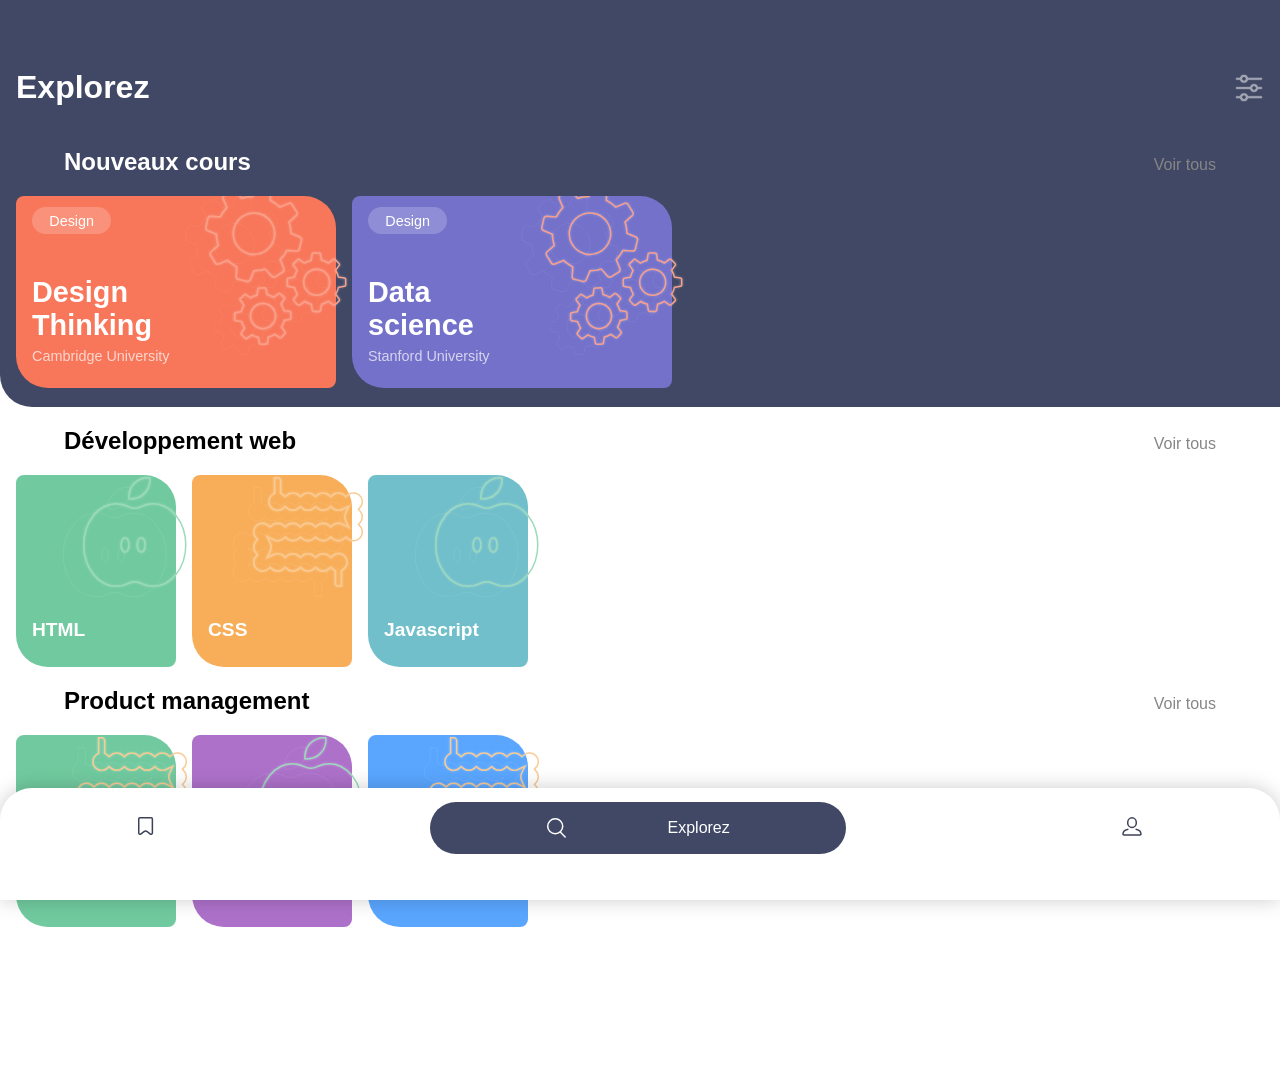
<file: index.html>
<!DOCTYPE html>
<html lang="fr">
<head>
    <meta charset="UTF-8">
    <meta http-equiv="X-UA-Compatible" content="IE=edge">
    <meta name="viewport" content="width=device-width, initial-scale=1.0">
    <link rel="stylesheet" href="./css/style.css">
    <title>Proj1</title>
</head>
<body>
    <!--header-->
    <header>
        <!--Explore-->
        <div class="line">
            <h1>Explorez</h1>
            <a id="btnhead" href="#">
                <svg width="30" height="30" viewBox="0 0 22 22" fill="none" xmlns="http://www.w3.org/2000/svg">
                    <path opacity="0.5" d="M19.913 3.17391H10.3913C9.95652 1.91304 8.73913 1 7.30435 1C5.86957 1 4.69565 1.91304 4.21739 3.17391H2.08696C1.47826 3.17391 1 3.65217 1 4.26087C1 4.86957 1.47826 5.34783 2.08696 5.34783H4.21739C4.65217 6.6087 5.86957 7.52174 7.30435 7.52174C8.73913 7.52174 9.91304 6.6087 10.3913 5.34783H19.913C20.5217 5.34783 21 4.86957 21 4.26087C21 3.65217 20.5217 3.17391 19.913 3.17391ZM7.30435 5.34783C6.69565 5.34783 6.21739 4.86957 6.21739 4.26087C6.21739 3.65217 6.69565 3.17391 7.30435 3.17391C7.91304 3.17391 8.3913 3.65217 8.3913 4.26087C8.3913 4.86957 7.91304 5.34783 7.30435 5.34783ZM1 11C1 11.6087 1.47826 12.087 2.08696 12.087H11.6087C12.0435 13.3478 13.2609 14.2609 14.6957 14.2609C16.1304 14.2609 17.3043 13.3478 17.7826 12.087H19.913C20.5217 12.087 21 11.6087 21 11C21 10.3913 20.5217 9.91304 19.913 9.91304H17.7826C17.3478 8.65217 16.1304 7.73913 14.6957 7.73913C13.2609 7.73913 12.087 8.65217 11.6087 9.91304H2.08696C1.47826 9.91304 1 10.3913 1 11ZM13.6087 11C13.6087 10.3913 14.087 9.91304 14.6957 9.91304C15.3043 9.91304 15.7826 10.3913 15.7826 11C15.7826 11.6087 15.3043 12.087 14.6957 12.087C14.087 12.087 13.6087 11.6087 13.6087 11ZM19.913 16.6522H10.3913C9.95652 15.3913 8.73913 14.4783 7.30435 14.4783C5.86957 14.4783 4.69565 15.3913 4.21739 16.6522H2.08696C1.47826 16.6522 1 17.1304 1 17.7391C1 18.3478 1.47826 18.8261 2.08696 18.8261H4.21739C4.65217 20.087 5.86957 21 7.30435 21C8.73913 21 9.91304 20.087 10.3913 18.8261H19.913C20.5217 18.8261 21 18.3478 21 17.7391C21 17.1304 20.5217 16.6522 19.913 16.6522ZM7.30435 18.8261C6.69565 18.8261 6.21739 18.3478 6.21739 17.7391C6.21739 17.1304 6.69565 16.6522 7.30435 16.6522C7.91304 16.6522 8.3913 17.1304 8.3913 17.7391C8.3913 18.3478 7.91304 18.8261 7.30435 18.8261Z" fill="white" stroke="#3C4158" stroke-width="0.5"/>
                </svg>
            </a>
        </div> <!-- /Explore-->
        <!--entete slider header-->
        <div class="entete">
            <h2>Nouveaux cours</h2>
            <a class="seeall" href="#">Voir tous</a>
        </div> <!-- /entete slider header-->

        <!--slider header-->
        <div class="slide">
            <div class="zone-slide">
                <!--bloque1 in slider-->
                <div class="container-slide-head bgcolor1">
                    <a class="btnslider-head" href="#">Design</a>
                    
                    <div class="text-headslide">
                        <h3>Design Thinking</h3>
                        <p>Cambridge University</p>
                    </div>
                    <img src="./img/Thinking.svg" alt="engrenage">
                </div> <!-- /bloque1 in slider-->

                <!--bloque2 in slider-->
                <div class="container-slide-head bgcolor2">
                    <a class="btnslider-head" href="#">Design</a>
                    
                    <div class="text-headslide">
                        <h3>Data 
                            science</h3>
                        <p>Stanford University</p>
                    </div>
                    <img src="./img/Thinking.svg" alt="engrenage">
                </div><!-- /bloque2 in slider-->

            </div>
        </div> <!-- /slider header-->

    </header> <!-- /header-->

    <!--main-->
    <main>

        <!--section1-->
        <section>

            <!--entete slider1-->
            <div class="entete">
                <h2>Développement web</h2>
                <a class="seeall" href="#">Voir tous</a>
            </div> <!-- /entete slider1-->

            <!--slider1-->
            <div class="slide">
                <div class="zone-slide">

                    <!--bloque1 in slider1-->
                    <div class="container-slide-main bgcolor3">
                        <h4>HTML</h4>
                        <img src="./img/pomme.svg" alt="pomme">
                    </div> <!-- /bloque1 in slider1-->

                    <!--bloque2 in slider1-->
                    <div class="container-slide-main bgcolor4">
                        <h4>CSS</h4>
                        <img src="./img/digestion.svg" alt="digestion">
                    </div> <!-- /bloque2 in slider1-->
                    
                    <!--bloque3 in slider1-->
                    <div class="container-slide-main bgcolor5">
                        <h4>Javascript</h4>
                        <img src="./img/pomme.svg" alt="pomme">
                    </div> <!-- /bloque3 in slider1-->

                </div>
            </div> <!-- /slider1-->

        </section> <!-- /section1-->

        <!--section2-->
        <section>
            <!--entete slider2-->
            <div class="entete">
                <h2>Product management</h2>
                <a class="seeall" href="#">Voir tous</a>
            </div><!-- /entete slider2-->

            <!--slider2-->
            <div class="slide">
                <div class="zone-slide">

                    <!--bloque1 in slider2-->
                    <div class="container-slide-main bgcolor3">
                        <h4>Lean start up</h4>
                        <img src="./img/digestion.svg" alt="digestion">
                    </div> <!-- /bloque1 in slider2-->

                    <!--bloque2 in slider2-->
                    <div class="container-slide-main bgcolor6">
                        <h4>Running lean</h4>
                        <img src="./img/pomme.svg" alt="pomme">
                    </div> <!-- /bloque2 in slider2-->

                    <!--bloque3 in slider2-->
                    <div class="container-slide-main bgcolor7">
                        <h4>Lean UX</h4>
                        <img src="./img/digestion.svg" alt="digestion">
                    </div> <!-- /bloque3 in slider2-->
                </div>
            </div> <!-- /slider2-->

        </section> <!-- /section2-->

    </main> <!-- /main-->

    <!--footer-->
    <footer>

        <!--bouton1 footer-->
        <a href="#"><img src="./img/flag.svg" alt="drapeau"></a>
        <!-- /bouton1 footer-->

        <!--bouton2 footer-->
        <a id="mainbutton" href="#">
            <svg width="21" height="20" viewBox="0 0 21 20" fill="none" xmlns="http://www.w3.org/2000/svg">
                <circle cx="9.20731" cy="8.24832" r="7.49832" stroke="white" stroke-width="1.5"/>
                <rect x="14.4863" y="13.2498" width="8.07786" height="1.46923" rx="0.734614" transform="rotate(45 14.4863 13.2498)" fill="white"/>
            </svg>
            Explorez
        </a>
        <!-- /bouton2 footer-->
        
        <!--bouton3 footer-->
        <a href="#"><img src="./img/profile.svg" alt="profile"></a>
        <!-- /bouton3 footer-->

    </footer> <!-- /footer-->
</body>
</html>
</file>
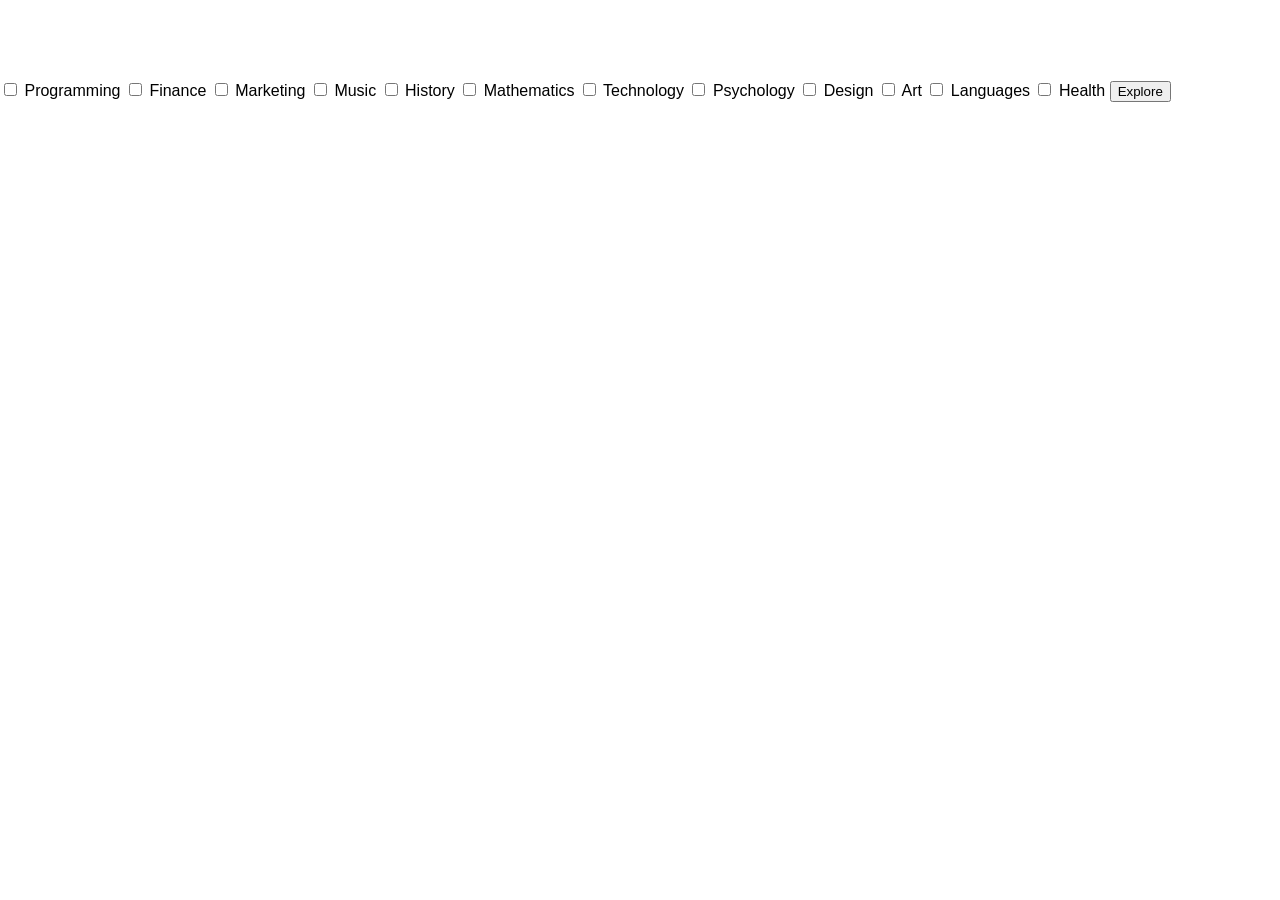
<file: recherche.html>
<!DOCTYPE html>
<html lang="fr">
<head>
    <meta charset="UTF-8">
    <meta http-equiv="X-UA-Compatible" content="IE=edge">
    <meta name="viewport" content="width=device-width, initial-scale=1.0">
    <link rel="stylesheet" href="./css/style.css">
    <title>Document</title>
</head>
<body id="bg-option">
    <main>
        <div id="btnclose">
            <div class="bar bar1"></div>
            <div class="bar bar2"></div>
        </div>
        <h1>what do you want to learn?</h1>        
        <form action="">
            <div id="contain-btn-option"></div>
                
                    <input id="check-prog" type="checkbox" class="check-option">
                    <label for="check-prog">Programming</label>
                
                    <input id="check-fina" type="checkbox" class="check-option">
                    <label for="check-fina">Finance</label>
                
                    <input id="check-Mark" type="checkbox" class="check-option">
                    <label for="check-Mark">Marketing</label>
                
                    <input id="check-Mus" type="checkbox" class="check-option">
                    <label for="check-Mus">Music</label>
                
                
                    <input id="check-His" type="checkbox" class="check-option">
                    <label for="check-His">History</label>
                
                    <input id="check-Mat" type="checkbox" class="check-option">
                    <label for="check-Mat">Mathematics</label>
                
                    <input id="check-Tech" type="checkbox" class="check-option">
                    <label for="check-Tech">Technology</label>
                
                    <input id="check-Psy" type="checkbox" class="check-option">
                    <label for="check-Psy">Psychology</label>
                
                    <input id="check-Desi" type="checkbox" class="check-option">
                    <label for="check-Desi">Design</label>
                
                    <input id="check-Art" type="checkbox" class="check-option">
                    <label for="check-Art">Art</label>
                
                    <input id="check-Lang" type="checkbox" class="check-option">
                    <label for="check-Lang">Languages</label>
                
                    <input id="check-Heal" type="checkbox" class="check-option">
                    <label for="check-Heal">Health</label>
                
            </div>
            <input type="submit" name="" value="Explore" id="">
        </form>
    </main>
</body>
</html>
</file>
<file: css/style.css>
/*variable*/
:root {
    --font-primary: 'Work Sans';
    --font-secondary: Arial;
    --color-header : #414865;
    --color-text-block : white;
    --color-titre : black;
    --bg-color1: #F87659;
    --bg-color2: #7371CA;
    --bg-color3: #71CA9F;
    --bg-color4: #F8AE59;
    --bg-color5: #71BFCA;
    --bg-color6: #AD71CA;
    --bg-color7: #5AA6FF;

}

/*couleur de font*/
.bgcolor1{
    background-color: var(--bg-color1);
}

.bgcolor2{
    background-color: var(--bg-color2);
}

.bgcolor3{
    background-color: var(--bg-color3);
}

.bgcolor4{
    background-color: var(--bg-color4);
}

.bgcolor5{
    background-color: var(--bg-color5);
}

.bgcolor6{
    background-color: var(--bg-color6);
}

.bgcolor7{
    background-color: var(--bg-color7);
}


/*body*/
body {
    margin: 0;
    padding: 0;
    font-family: Arial, Helvetica, sans-serif;
    padding-bottom: 10em;
}

/*header*/
header{
    display: flexbox;
    background-color: var(--color-header);
    border-bottom-left-radius: 2em;
    padding-bottom: 1.2em;
    padding-top: 3em;
}

.line {
    margin: 0em 1em 0em 1em;
    display: flex;
    align-items: center;
    justify-content: space-between;
}

#btnhead {
    display: flex;
    right: 0px;
}

#logohead {
    width: 1.8em;
}

a{
    font-weight: lighter;
    text-decoration: none;
    color: rgb(134, 134, 134);
}

/*couleur de la majorité des titres*/
h1, header h2, h3, h4 {
    color: var(--color-text-block);
}

/*slider règle basique*/
.entete{
    margin: auto;
    width: 90%;
    display: flex;
    align-items: baseline;
    justify-content: space-between;
}

.slide {
    width: 100vw;
    display: flex;
    overflow-x: scroll;
}

.zone-slide{
    margin: 0em 1em 0em 1em;
    display: flex;
    gap: 1em;
}

/*slider règle header*/
.container-slide-head{
    position: relative;
    padding: 1em;
    width: 18em;
    height: 10em;
    border-radius: 0.5em 2em 0.5em 2em;
}

.btnslider-head{
    background-color: rgba(255, 255, 255, 0.2); 
    padding: 0.4em 1.2em 0.4em 1.2em;
    border-radius: 1em;
    font-size: 0.9em;
    color: white;
}

.text-headslide{
    position: absolute;
    display: flex;
    flex-direction: column;
    bottom: 0.6em;
}

h3{
    font-size: 1.8em;
    width: 50%;
    margin-bottom: 0em;
}

.container-slide-head p{
    margin-top: 0.4em;
    font-size: 0.9em;
    color: white;
    opacity: 70%;
}

.container-slide-head img{
    position: absolute;
    right: -0.8em;
    top: -0.8em;
}

/*slider règle main*/
.container-slide-main{
    display: flex;
    align-items:flex-end;
    position: relative;
    padding: 1em;
    padding-bottom: 0em;
    width: 8em;
    height: 11em;
    border-radius: 0.5em 2em 0.5em 2em;
}

h4{
    font-size: 1.2em;
}

.container-slide-main > img{
    position: absolute;
    right: -0.8em;
    top: 0em;
}


/*footer*/

footer{
    position: fixed;
    bottom: 0px;
    width: 100%;
    height: 5em;
    display: flex;
    align-items: center;
    justify-content: space-around;
    background-color: white;
    border-radius: 2em 2em 0em 0em;
    filter: drop-shadow(0px 0px 10px rgba(0, 0, 0, 0.2));
    padding-bottom: 2em;
}

/*bouton principale footer*/
#mainbutton{
    display: flex;
    align-items: center;
    justify-content: space-evenly;
    background-color: var(--color-header);
    border-radius: 3em;
    color: white;
    width: 30%;
    padding: 1em;
}

/*recherche

main{
    width: 90%;
    margin: auto;
}

#btnclose{
    display: block;
    width: 2em;
    height: 2em;
    position: absolute;
    right: 2em;
    top: 2em;
    padding-top: 0.8em;
}

.bar{
    width: 90%;
    height: 10%;
    background-color: white;
}

.bar1{
    transform:  rotate(45deg);
}

.bar2{
    transform: translateY(-100%) rotate(-45deg);
}

#bg-option{
    width: 100;
    background-color: var(--color-header);
}

#contain-btn-option{
    display: flex;
}

.btn-option{
    margin: 1em;
}


input[type="checkbox"].check-option {
    display: none;
  }
  
  input[type="checkbox"].check-option + label {
    text-align: center;
    color: white;
    background-color: rgba(255, 255, 255, 0.5);
    border-radius: 2em;
    cursor: pointer;
    padding: 1em;
    margin: 1em;
    margin-top: 3em;
  }
  
  input[type="checkbox"].check-option:hover + label {
    background-color: #178e1f;
    color: white;
  }
  
  input[type="checkbox"].check-option:checked + label {
    background-color: white;
    color: black;
  }


*/
</file>
